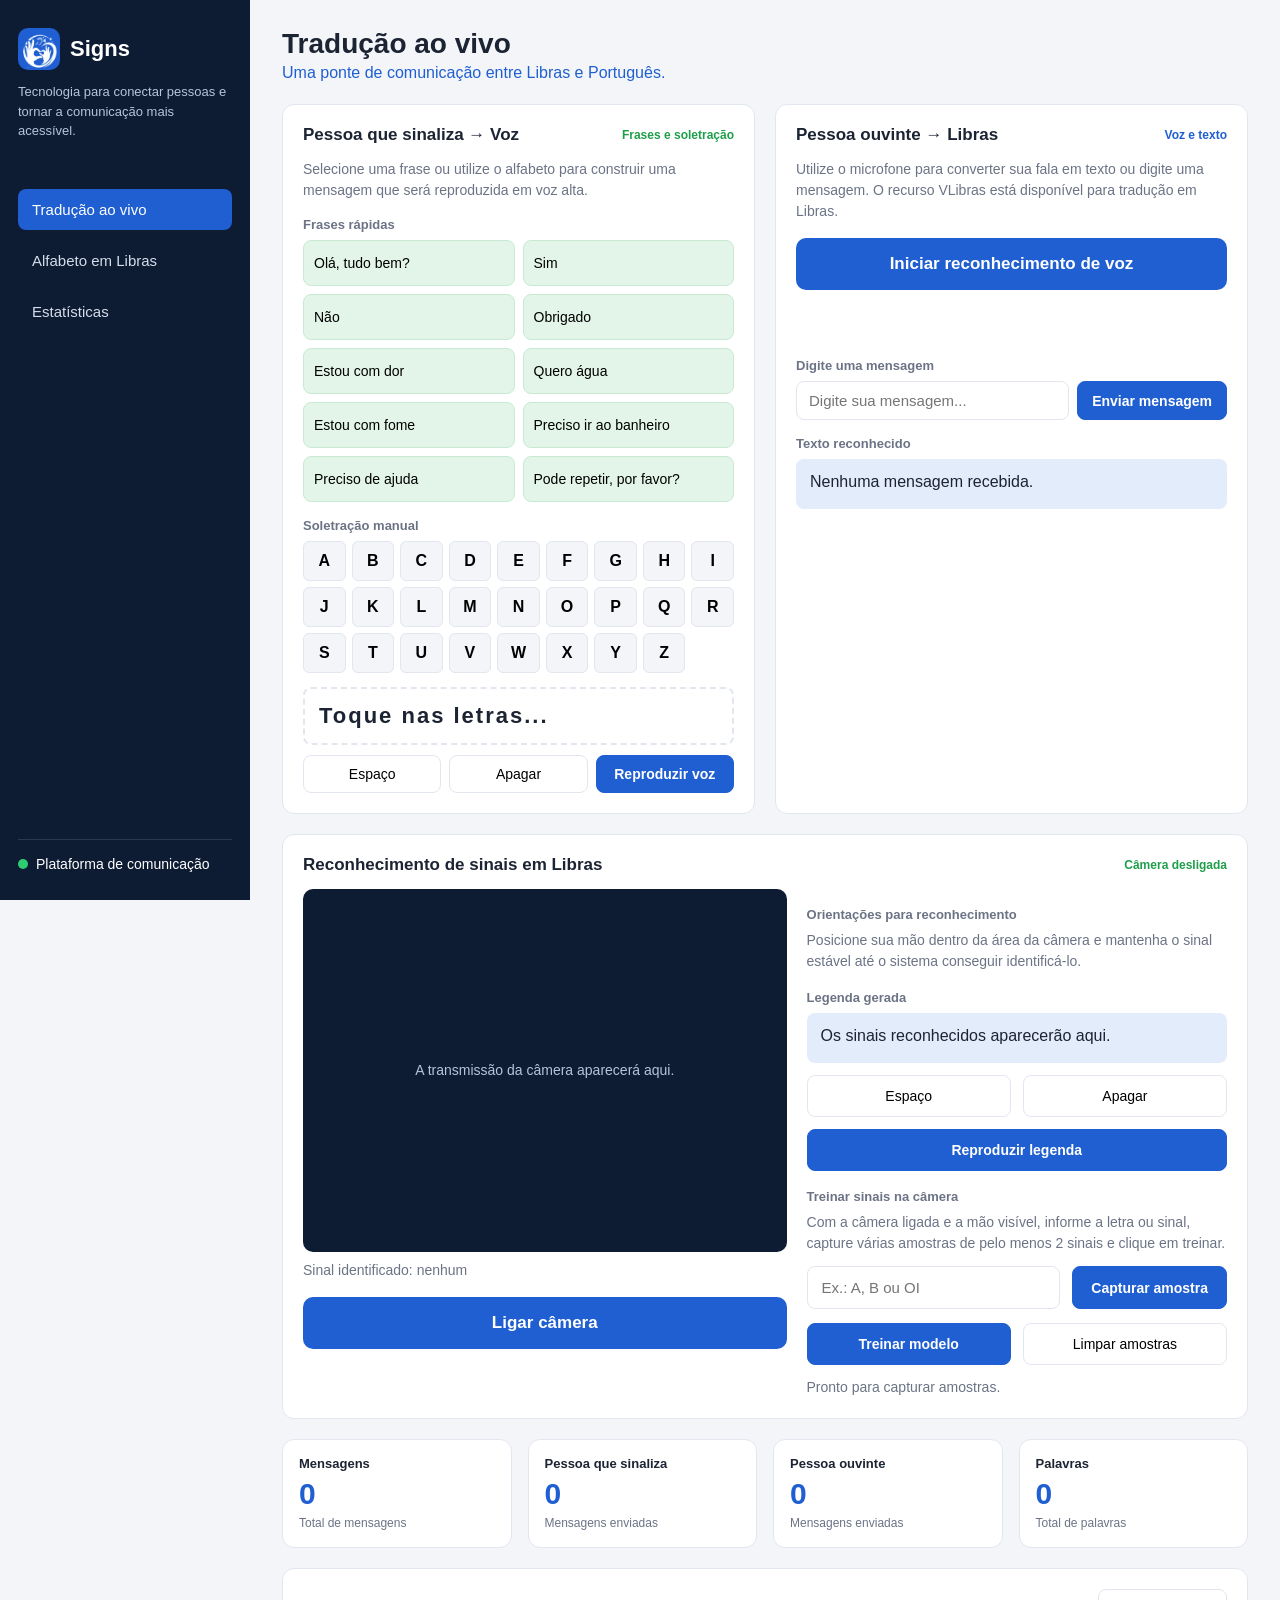
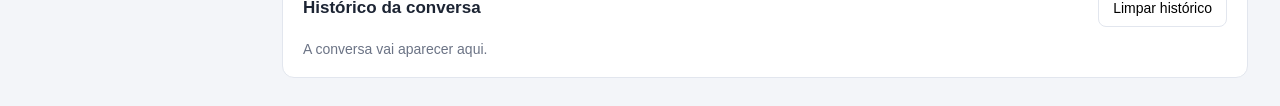
<file: index.html>
<!DOCTYPE html>
<html lang="pt-BR">
<head>
    <meta charset="UTF-8">
    <meta name="viewport" content="width=device-width, initial-scale=1.0">
    <meta name="description" content="Ponte Libras: comunicação acessível entre pessoas surdas e ouvintes.">
    <title>Signs | Tradução ao vivo</title>
    <link rel="stylesheet" href="css/style.css">
</head>
<body>

    <a href="#conteudo-principal" class="pular-conteudo">
        Pular para o conteúdo principal
    </a>

    <div class="menu">
        <div class="logo">
            <span class="logo-icone" aria-hidden="true">
                <img src="./img/alfabeto/LogoSigns.png" alt="Logo Signs">
            </span>
            <a href="index.html" style="color: inherit; text-decoration: none;"><span><b>Signs</b></span></a>
        </div>

        <p class="logo-texto">
            Tecnologia para conectar pessoas e tornar a comunicação mais acessível.
        </p>

        <div class="navegacao">
            <a href="index.html" class="ativo">Tradução ao vivo</a>
            <a href="alfabeto.html">Alfabeto em Libras</a>
            <a href="estatisticas.html">Estatísticas</a>
        </div>

        <div class="status">
            <div class="bolinha"></div>
            Plataforma de comunicação
        </div>
    </div>

    <main id="conteudo-principal" class="conteudo-principal" tabindex="-1">

        <header class="topo">
            <div>
                <h1>Tradução ao vivo</h1>
                <p>Uma ponte de comunicação entre Libras e Português.</p>
            </div>
        </header>

        <div class="cartoes">

            <div class="cartao">
                <div class="cartao-topo">
                    <h2>Pessoa que sinaliza → Voz</h2>
                    <div class="ao-vivo verde">Frases e soletração</div>
                </div>

                <p class="dica">
                    Selecione uma frase ou utilize o alfabeto para construir uma mensagem que será reproduzida em voz alta.
                </p>

                <h3>Frases rápidas</h3>
                <div id="frases" class="frases"></div>

                <h3>Soletração manual</h3>
                <div id="letras" class="letras"></div>

                <div class="palavra-montada">
                    <div id="palavra">
                        Toque nas letras...
                    </div>
                </div>

                <div class="botoes">
                    <button type="button" onclick="adicionarEspaco()">
                        Espaço
                    </button>
                    <button type="button" onclick="apagarLetra()">
                        Apagar
                    </button>
                    <button type="button" class="principal" onclick="enviarPalavra()">
                        Reproduzir voz
                    </button>
                </div>
            </div>

            <div class="cartao">
                <div class="cartao-topo">
                    <h2>Pessoa ouvinte → Libras</h2>
                    <div class="ao-vivo azul">Voz e texto</div>
                </div>

                <p class="dica">
                    Utilize o microfone para converter sua fala em texto ou digite uma mensagem. O recurso VLibras está disponível para tradução em Libras.
                </p>

                <button
                    type="button"
                    id="botaoMicrofone"
                    class="microfone"
                    onclick="ouvir()"
                >
                    Iniciar reconhecimento de voz
                </button>

                <div class="onda" id="onda">
                    <div></div><div></div><div></div>
                    <div></div><div></div><div></div>
                    <div></div><div></div><div></div>
                    <div></div>
                </div>

                <h3>Digite uma mensagem</h3>
                <div class="digitar">
                    <input
                        type="text"
                        id="textoOuvinte"
                        placeholder="Digite sua mensagem..."
                    >
                    <button
                        type="button"
                        class="principal"
                        onclick="enviarTextoOuvinte()"
                    >
                        Enviar mensagem
                    </button>
                </div>

                <h3>Texto reconhecido</h3>
                <p id="ultimoTextoOuvinte" class="detectado">
                    Nenhuma mensagem recebida.
                </p>
            </div>
        </div>

        <div class="cartao camera-secao">
            <div class="cartao-topo">
                <h2 id="titulo-camera">
                    Reconhecimento de sinais em Libras
                </h2>
                <div class="ao-vivo verde" id="statusCamera">
                    Câmera desligada
                </div>
            </div>

            <div class="camera-grade">
                <div>
                    <div id="areaCamera" class="area-camera">
                        <p class="camera-aviso">
                            A transmissão da câmera aparecerá aqui.
                        </p>
                    </div>

                    <p id="palpite" class="dica">
                        Sinal identificado: nenhum
                    </p>

                    <button
                        type="button"
                        id="botaoCamera"
                        class="microfone"
                        onclick="alternarCamera()"
                    >
                        Ligar câmera
                    </button>
                </div>

                <div>
                    <h3>Orientações para reconhecimento</h3>
                    <p class="dica">
                        Posicione sua mão dentro da área da câmera e mantenha o sinal estável até o sistema conseguir identificá-lo.
                    </p>

                    <h3>Legenda gerada</h3>
                    <p id="legenda" class="detectado">
                        Os sinais reconhecidos aparecerão aqui.
                    </p>

                    <div class="botoes">
                        <button type="button" onclick="espacoLegenda()">
                            Espaço
                        </button>
                        <button type="button" onclick="apagarLegenda()">
                            Apagar
                        </button>
                        <button
                            type="button"
                            class="principal"
                            onclick="falarLegenda()"
                        >
                            Reproduzir legenda
                        </button>
                    </div>

                    <h3>Treinar sinais na câmera</h3>
                    <p class="dica">
                        Com a câmera ligada e a mão visível, informe a letra ou sinal, capture várias amostras de pelo menos 2 sinais e clique em treinar.
                    </p>

                    <div class="digitar">
                        <input
                            type="text"
                            id="sinalTreino"
                            placeholder="Ex.: A, B ou OI"
                        >
                        <button
                            type="button"
                            class="principal"
                            onclick="capturarAmostraLibras()"
                        >
                            Capturar amostra
                        </button>
                    </div>

                    <div class="botoes">
                        <button type="button" class="principal" onclick="treinarLibras()">
                            Treinar modelo
                        </button>
                        <button type="button" onclick="limparAmostrasLibras()">
                            Limpar amostras
                        </button>
                    </div>

                    <p id="infoTreinoLibras" class="dica">
                        Pronto para capturar amostras.
                    </p>
                </div>
            </div>
        </div>

        <div class="numeros">
            <div class="numero">
                <p>Mensagens</p>
                <strong id="totalMensagens">0</strong>
                <span>Total de mensagens</span>
            </div>

            <div class="numero">
                <p>Pessoa que sinaliza</p>
                <strong id="totalSinaliza" class="verde">0</strong>
                <span>Mensagens enviadas</span>
            </div>

            <div class="numero">
                <p>Pessoa ouvinte</p>
                <strong id="totalOuvinte" class="azul">0</strong>
                <span>Mensagens enviadas</span>
            </div>

            <div class="numero">
                <p>Palavras</p>
                <strong id="totalPalavras">0</strong>
                <span>Total de palavras</span>
            </div>
        </div>

        <div class="cartao conversa">
            <div class="cartao-topo">
                <h2>Histórico da conversa</h2>
                <button type="button" onclick="limparConversa()">
                    Limpar histórico
                </button>
            </div>

            <div id="mensagens">
                <p class="vazio">
                    A conversa vai aparecer aqui.
                </p>
            </div>
        </div>

    </main>

    <div vw class="enabled">
        <div vw-access-button class="active"></div>
        <div vw-plugin-wrapper>
            <div class="vw-plugin-top-wrapper"></div>
        </div>
    </div>

    <script src="https://vlibras.gov.br/app/vlibras-plugin.js"></script>
    <script>
        if (window.VLibras) {
            new window.VLibras.Widget('https://vlibras.gov.br/app');
        }
    </script>

    <script src="js/script.js"></script>
    <script src="js/camera.js"></script>

</body>
</html>
</file>
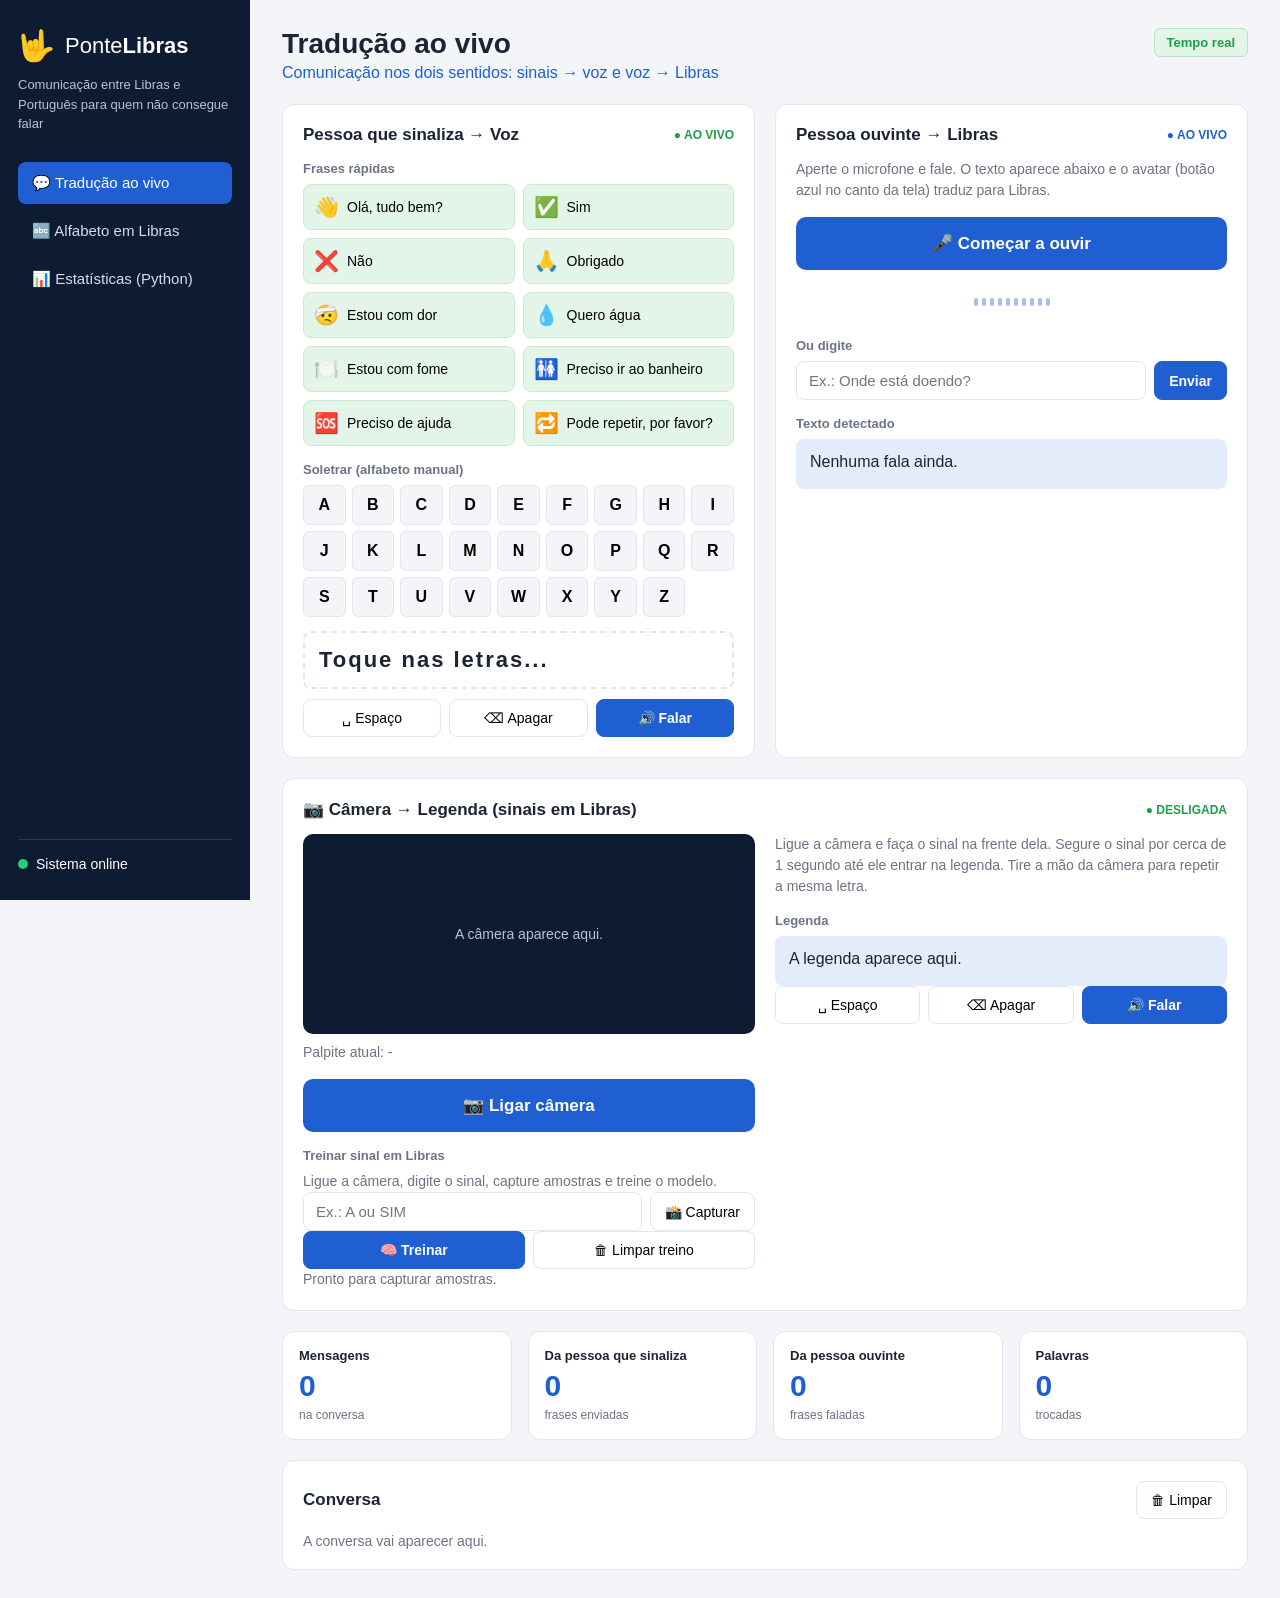
<file: ponte-libras-global/ponte-libras/index.html>
<!DOCTYPE html>
<html lang="pt-br">
<head>
    <meta charset="UTF-8">
    <meta name="viewport" content="width=device-width, initial-scale=1.0">
    <title>Ponte Libras - Tradução ao vivo</title>
    <link rel="stylesheet" href="css/style.css">
</head>
<body>

    <aside class="menu">
        <div class="logo">
            <span class="logo-icone">🤟</span>
            <span>Ponte<b>Libras</b></span>
        </div>
        <p class="logo-texto">Comunicação entre Libras e Português para quem não consegue falar</p>

        <nav>
            <a href="index.html" class="ativo">💬 Tradução ao vivo</a>
            <a href="alfabeto.html">🔤 Alfabeto em Libras</a>
            <a href="estatisticas.html">📊 Estatísticas (Python)</a>
        </nav>

        <div class="status"><span class="bolinha"></span> Sistema online</div>
    </aside>

    <main>
        <header class="topo">
            <div>
                <h1>Tradução ao vivo</h1>
                <p>Comunicação nos dois sentidos: sinais → voz e voz → Libras</p>
            </div>
            <span class="selo">Tempo real</span>
        </header>

        <section class="cartoes">

            <article class="cartao">
                <div class="cartao-topo">
                    <h2>Pessoa que sinaliza → Voz</h2>
                    <span class="ao-vivo verde">● AO VIVO</span>
                </div>

                <h3>Frases rápidas</h3>
                <div id="frases" class="frases"></div>

                <h3>Soletrar (alfabeto manual)</h3>
                <div id="letras" class="letras"></div>

                <div class="palavra-montada">
                    <span id="palavra" aria-live="polite">Toque nas letras...</span>
                </div>

                <div class="botoes">
                    <button onclick="adicionarEspaco()">␣ Espaço</button>
                    <button onclick="apagarLetra()">⌫ Apagar</button>
                    <button class="principal" onclick="enviarPalavra()">🔊 Falar</button>
                </div>
            </article>

            <article class="cartao">
                <div class="cartao-topo">
                    <h2>Pessoa ouvinte → Libras</h2>
                    <span class="ao-vivo azul">● AO VIVO</span>
                </div>

                <p class="dica">
                    Aperte o microfone e fale. O texto aparece abaixo e o avatar
                    (botão azul no canto da tela) traduz para Libras.
                </p>

                <button id="botaoMicrofone" class="microfone" onclick="ouvir()">🎤 Começar a ouvir</button>

                <div class="onda" id="onda">
                    <span></span><span></span><span></span><span></span><span></span>
                    <span></span><span></span><span></span><span></span><span></span>
                </div>

                <h3>Ou digite</h3>
                <div class="digitar">
                    <input type="text" id="textoOuvinte" placeholder="Ex.: Onde está doendo?">
                    <button class="principal" onclick="enviarTextoOuvinte()">Enviar</button>
                </div>

                <h3>Texto detectado</h3>
                <p id="ultimoTextoOuvinte" class="detectado">Nenhuma fala ainda.</p>
            </article>
        </section>

        <section class="cartao camera-secao">
            <div class="cartao-topo">
                <h2>📷 Câmera → Legenda (sinais em Libras)</h2>
                <span class="ao-vivo verde" id="statusCamera">● DESLIGADA</span>
            </div>

            <div class="camera-grade">
                <div>
                    <div id="areaCamera" class="area-camera">
                        <p class="camera-aviso">A câmera aparece aqui.</p>
                    </div>
                    <p id="palpite" class="dica">Palpite atual: -</p>
                    <button id="botaoCamera" class="microfone" onclick="alternarCamera()">📷 Ligar câmera</button>

                    <div class="treino-libras">
                        <h3>Treinar sinal em Libras</h3>
                        <p class="dica">Ligue a câmera, digite o sinal, capture amostras e treine o modelo.</p>
                        <div class="digitar">
                            <input type="text" id="sinalTreino" placeholder="Ex.: A ou SIM" maxlength="20">
                            <button type="button" onclick="capturarAmostraLibras()">📸 Capturar</button>
                        </div>
                        <div class="botoes">
                            <button type="button" class="principal" onclick="treinarLibras()">🧠 Treinar</button>
                            <button type="button" onclick="limparAmostrasLibras()">🗑 Limpar treino</button>
                        </div>
                        <p id="infoTreinoLibras" class="dica">Pronto para capturar amostras.</p>
                    </div>
                </div>

                <div>
                    <p class="dica">
                        Ligue a câmera e faça o sinal na frente dela. Segure o sinal por cerca de
                        1 segundo até ele entrar na legenda. Tire a mão da câmera para repetir a mesma letra.
                    </p>
                    <h3>Legenda</h3>
                    <p id="legenda" class="detectado" aria-live="polite">A legenda aparece aqui.</p>
                    <div class="botoes">
                        <button onclick="espacoLegenda()">␣ Espaço</button>
                        <button onclick="apagarLegenda()">⌫ Apagar</button>
                        <button class="principal" onclick="falarLegenda()">🔊 Falar</button>
                    </div>
                </div>
            </div>
        </section>

        <section class="numeros">
            <div class="numero">
                <p>Mensagens</p>
                <strong id="totalMensagens">0</strong>
                <span>na conversa</span>
            </div>
            <div class="numero">
                <p>Da pessoa que sinaliza</p>
                <strong id="totalSinaliza" class="verde">0</strong>
                <span>frases enviadas</span>
            </div>
            <div class="numero">
                <p>Da pessoa ouvinte</p>
                <strong id="totalOuvinte" class="azul">0</strong>
                <span>frases faladas</span>
            </div>
            <div class="numero">
                <p>Palavras</p>
                <strong id="totalPalavras">0</strong>
                <span>trocadas</span>
            </div>
        </section>

        <section class="cartao conversa">
            <div class="cartao-topo">
                <h2>Conversa</h2>
                <button onclick="limparConversa()">🗑 Limpar</button>
            </div>
            <div id="mensagens">
                <p class="vazio">A conversa vai aparecer aqui.</p>
            </div>
        </section>
    </main>

    <div vw class="enabled">
        <div vw-access-button class="active"></div>
        <div vw-plugin-wrapper>
            <div class="vw-plugin-top-wrapper"></div>
        </div>
    </div>
    <script src="https://vlibras.gov.br/app/vlibras-plugin.js"></script>
    <script>
        if (window.VLibras) {
            new window.VLibras.Widget('https://vlibras.gov.br/app');
        }
    </script>

    <script src="js/script.js"></script>
    <script src="js/camera.js"></script>
</body>
</html>
</file>
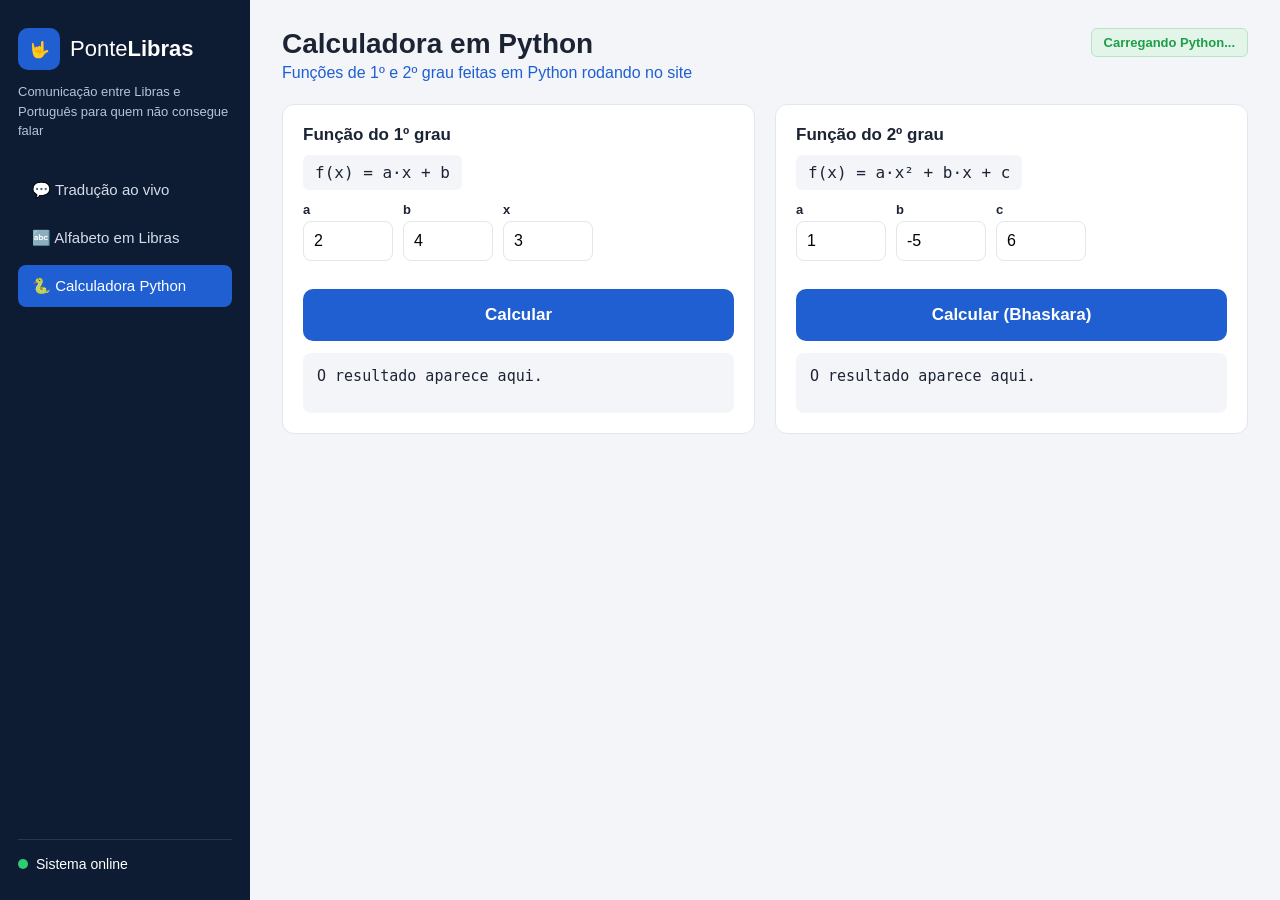
<file: calculadora.html>
<!DOCTYPE html>
<html lang="pt-br">
<head>
    <meta charset="UTF-8">
    <meta name="viewport" content="width=device-width, initial-scale=1.0">
    <title>Ponte Libras - Calculadora Python</title>
    <link rel="stylesheet" href="css/style.css">

    <!-- PyScript: deixa rodar Python dentro do navegador -->
    <link rel="stylesheet" href="https://pyscript.net/releases/2024.1.1/core.css">
    <script type="module" src="https://pyscript.net/releases/2024.1.1/core.js"></script>
</head>
<body>

    <aside class="menu">
        <div class="logo">
            <span class="logo-icone">🤟</span>
            <span>Ponte<b>Libras</b></span>
        </div>
        <p class="logo-texto">Comunicação entre Libras e Português para quem não consegue falar</p>

        <nav>
            <a href="index.html">💬 Tradução ao vivo</a>
            <a href="alfabeto.html">🔤 Alfabeto em Libras</a>
            <a href="calculadora.html" class="ativo">🐍 Calculadora Python</a>
        </nav>

        <div class="status"><span class="bolinha"></span> Sistema online</div>
    </aside>

    <main>
        <header class="topo">
            <div>
                <h1>Calculadora em Python</h1>
                <p>Funções de 1º e 2º grau feitas em Python rodando no site</p>
            </div>
            <span class="selo" id="statusPython">Carregando Python...</span>
        </header>

        <section class="cartoes">

            <!-- 1º GRAU -->
            <article class="cartao">
                <h2>Função do 1º grau</h2>
                <p class="formula" style="margin-top: 10px;">f(x) = a·x + b</p>

                <div class="campos">
                    <label>a <input type="number" id="a1" value="2"></label>
                    <label>b <input type="number" id="b1" value="4"></label>
                    <label>x <input type="number" id="x1" value="3"></label>
                </div>

                <button class="principal microfone" py-click="calcular_primeiro_grau">Calcular</button>
                <div id="resultado1" class="resultado">O resultado aparece aqui.</div>
            </article>

            <!-- 2º GRAU -->
            <article class="cartao">
                <h2>Função do 2º grau</h2>
                <p class="formula" style="margin-top: 10px;">f(x) = a·x² + b·x + c</p>

                <div class="campos">
                    <label>a <input type="number" id="a2" value="1"></label>
                    <label>b <input type="number" id="b2" value="-5"></label>
                    <label>c <input type="number" id="c2" value="6"></label>
                </div>

                <button class="principal microfone" py-click="calcular_segundo_grau">Calcular (Bhaskara)</button>
                <div id="resultado2" class="resultado">O resultado aparece aqui.</div>
            </article>
        </section>
    </main>

    <!-- o código Python fica no arquivo python/calculadora.py -->
    <script type="py" src="python/calculadora.py"></script>

    <div vw class="enabled">
        <div vw-access-button class="active"></div>
        <div vw-plugin-wrapper>
            <div class="vw-plugin-top-wrapper"></div>
        </div>
    </div>
    <script src="https://vlibras.gov.br/app/vlibras-plugin.js"></script>
    <script>
        if (window.VLibras) {
            new window.VLibras.Widget('https://vlibras.gov.br/app');
        }
    </script>
</body>
</html>
</file>
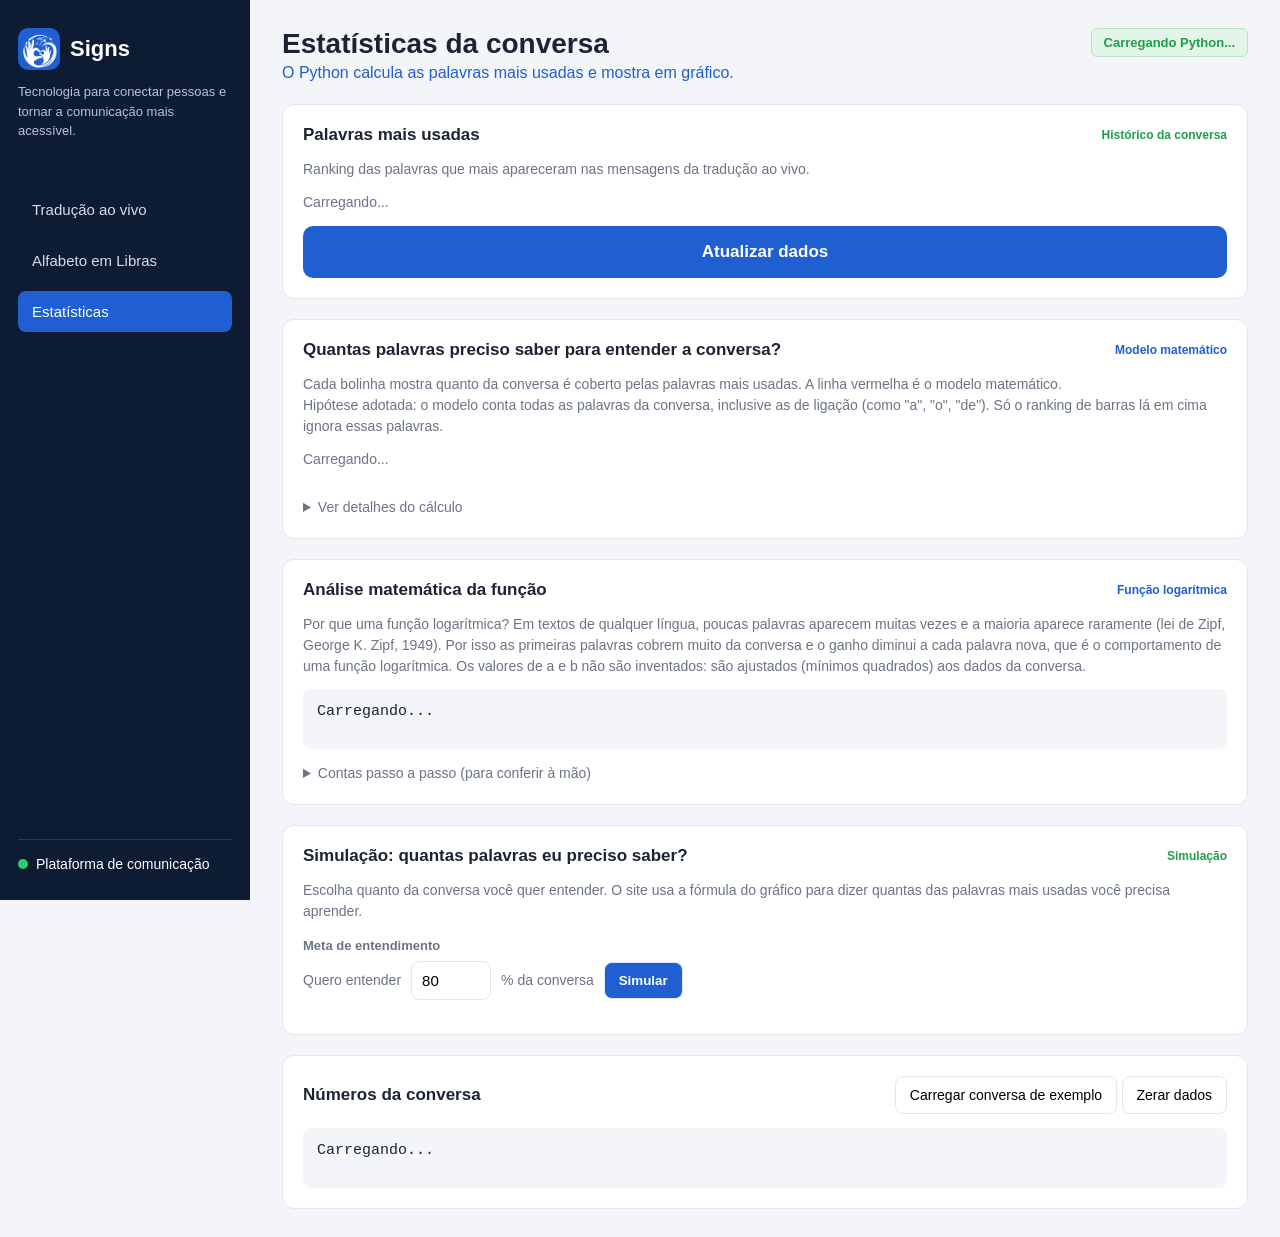
<file: estatisticas.html>
<!DOCTYPE html>
<html lang="pt-BR">
<head>
    <meta charset="UTF-8">
    <meta name="viewport" content="width=device-width, initial-scale=1.0">
    <meta name="description" content="Ponte Libras: estatísticas da conversa calculadas em Python.">
    <title>Signs | Estatísticas</title>
    <link rel="stylesheet" href="css/style.css">

    <!-- PyScript: permite rodar Python dentro do navegador -->
    <link rel="stylesheet" href="https://pyscript.net/releases/2024.1.1/core.css">
    <script type="module" src="https://pyscript.net/releases/2024.1.1/core.js"></script>
</head>
<body>

    <a href="#conteudo-principal" class="pular-conteudo">
        Pular para o conteúdo principal
    </a>

    <!-- MENU LATERAL -->
    <div class="menu">
        <div class="logo">
            <div class="logo-icone">
                <img src="./img/alfabeto/LogoSigns.png" alt="Logo Signs">
            </div>
            <a href="index.html" style="color: inherit; text-decoration: none;"><div><b>Signs</b></div></a>
        </div>

        <p class="logo-texto">
            Tecnologia para conectar pessoas e tornar
            a comunicação mais acessível.
        </p>

        <div class="navegacao">
            <a href="index.html">Tradução ao vivo</a>
            <a href="alfabeto.html">Alfabeto em Libras</a>
            <a href="estatisticas.html" class="ativo" aria-current="page">
                Estatísticas
            </a>
        </div>

        <div class="status">
            <div class="bolinha"></div>
            Plataforma de comunicação
        </div>
    </div>

    <!-- CONTEÚDO PRINCIPAL -->
    <main id="conteudo-principal" tabindex="-1">

        <header class="topo">
            <div>
                <h1>Estatísticas da conversa</h1>
                <p>O Python calcula as palavras mais usadas e mostra em gráfico.</p>
            </div>
            <div class="selo" id="statusPython" role="status">
                Carregando Python...
            </div>
        </header>

        <!-- aviso quando a página está usando a conversa de exemplo -->
        <p id="avisoExemplo" class="dica" role="status"></p>

        <!-- 1) PALAVRAS MAIS USADAS -->
        <div class="cartao">
            <div class="cartao-topo">
                <h2 id="titulo-palavras">Palavras mais usadas</h2>
                <div class="ao-vivo verde">Histórico da conversa</div>
            </div>

            <p class="dica">
                Ranking das palavras que mais apareceram
                nas mensagens da tradução ao vivo.
            </p>

            <div id="grafico" class="bloco-grafico">
                <p class="vazio">Carregando...</p>
            </div>

            <button type="button" class="principal microfone" py-click="atualizar">
                Atualizar dados
            </button>
        </div>

        <!-- 2) GRÁFICO DO MODELO -->
        <div class="cartao secao-espaco">
            <div class="cartao-topo">
                <h2 id="titulo-modelo">
                    Quantas palavras preciso saber para entender a conversa?
                </h2>
                <div class="ao-vivo azul">Modelo matemático</div>
            </div>

            <p class="dica">
                Cada bolinha mostra quanto da conversa é coberto
                pelas palavras mais usadas. A linha vermelha
                é o modelo matemático.
                <br>
                Hipótese adotada: o modelo conta todas as palavras da conversa,
                inclusive as de ligação (como "a", "o", "de"). Só o ranking de
                barras lá em cima ignora essas palavras.
            </p>

            <div id="graficoModelo" class="bloco-grafico">
                <p class="vazio">Carregando...</p>
            </div>

            <div id="cartoesModelo" class="cartoes-modelo"></div>

            <p id="formula" class="dica formula-centro"></p>

            <details class="detalhes-calculo">
                <summary class="dica">Ver detalhes do cálculo</summary>
                <div id="modelo" class="resultado"></div>
            </details>
        </div>

        <!-- 2B) ANÁLISE MATEMÁTICA DA FUNÇÃO -->
        <div class="cartao secao-espaco">
            <div class="cartao-topo">
                <h2 id="titulo-analise">Análise matemática da função</h2>
                <div class="ao-vivo azul">Função logarítmica</div>
            </div>

            <p class="dica">
                Por que uma função logarítmica? Em textos de qualquer língua,
                poucas palavras aparecem muitas vezes e a maioria aparece
                raramente (lei de Zipf, George K. Zipf, 1949). Por isso as
                primeiras palavras cobrem muito da conversa e o ganho diminui
                a cada palavra nova, que é o comportamento de uma função
                logarítmica. Os valores de a e b não são inventados: são
                ajustados (mínimos quadrados) aos dados da conversa.
            </p>

            <div id="analise" class="resultado">Carregando...</div>

            <details class="detalhes-calculo">
                <summary class="dica">Contas passo a passo (para conferir à mão)</summary>
                <div id="contas" class="resultado"></div>
            </details>
        </div>

        <!-- 3) SIMULAÇÃO -->
        <div class="cartao secao-espaco">
            <div class="cartao-topo">
                <h2 id="titulo-simulacao">
                    Simulação: quantas palavras eu preciso saber?
                </h2>
                <div class="ao-vivo verde">Simulação</div>
            </div>

            <p class="dica">
                Escolha quanto da conversa você quer entender.
                O site usa a fórmula do gráfico para dizer quantas
                das palavras mais usadas você precisa aprender.
            </p>

            <h3>Meta de entendimento</h3>
            <div class="simulacao-campos">
                <label for="metaPct" class="dica">Quero entender</label>
                <input id="metaPct" type="number" min="1" max="99" value="80">
                <span class="dica">% da conversa</span>
                <button type="button" class="principal" py-click="simular">
                    Simular
                </button>
            </div>

            <div id="simulacao" class="simulacao-resultado" aria-live="polite"></div>
        </div>

        <!-- 4) NÚMEROS DA CONVERSA -->
        <div class="cartao secao-espaco">
            <div class="cartao-topo">
                <h2 id="titulo-numeros">Números da conversa</h2>
                <div>
                    <button type="button" py-click="carregar_exemplo">
                        Carregar conversa de exemplo
                    </button>
                    <button type="button" py-click="zerar">
                        Zerar dados
                    </button>
                </div>
            </div>

            <div id="numeros" class="resultado">Carregando...</div>
        </div>

    </main>

    <!-- o código Python fica no arquivo python/estatisticas.py -->
    <script type="py" src="python/estatisticas.py"></script>

    <!-- VLIBRAS -->
    <div vw class="enabled">
        <div vw-access-button class="active"></div>
        <div vw-plugin-wrapper>
            <div class="vw-plugin-top-wrapper"></div>
        </div>
    </div>

    <script src="https://vlibras.gov.br/app/vlibras-plugin.js"></script>
    <script>
        if (window.VLibras) {
            new window.VLibras.Widget('https://vlibras.gov.br/app');
        }
    </script>

</body>
</html>
</file>
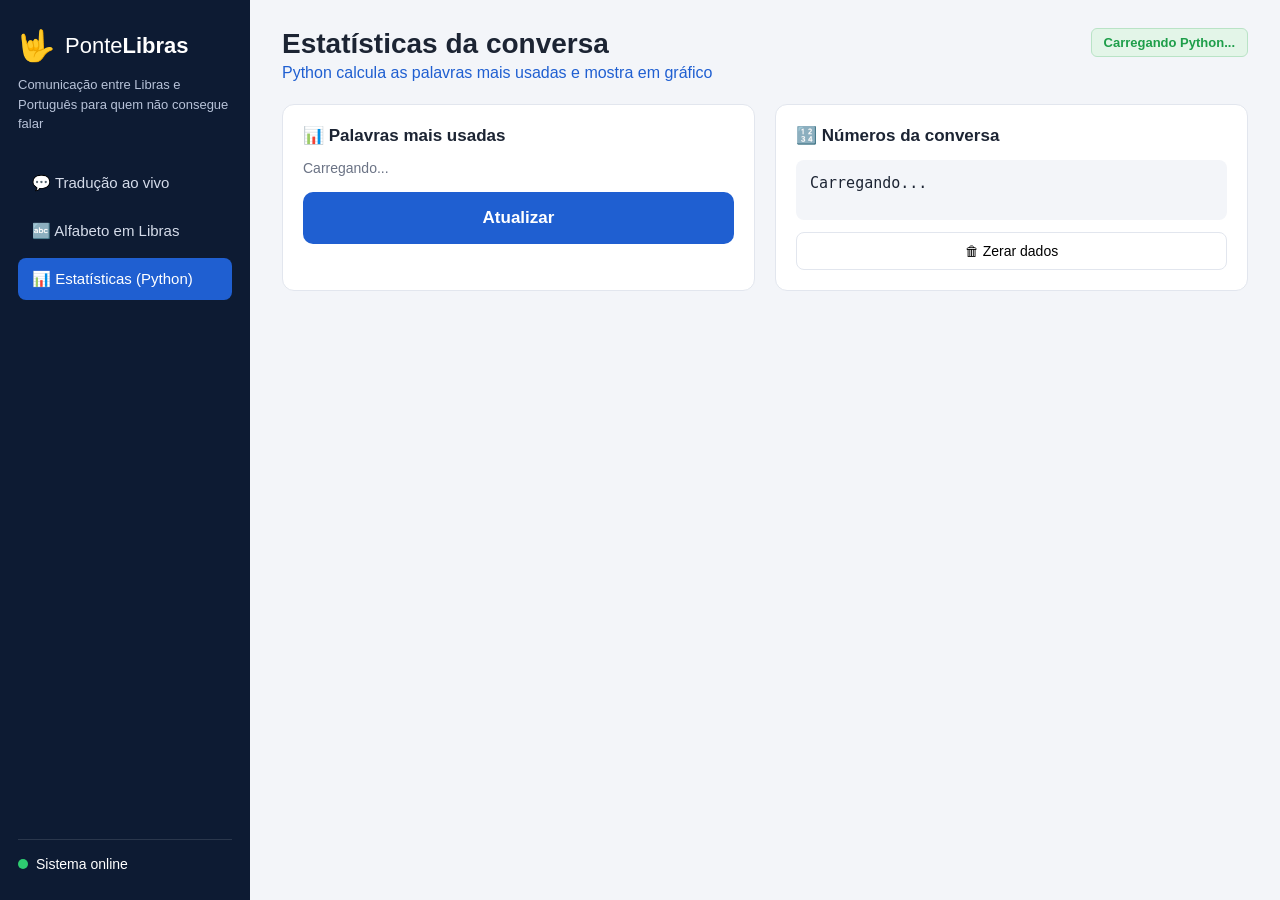
<file: ponte-libras-global/ponte-libras/estatisticas.html>
<!DOCTYPE html>
<html lang="pt-br">
<head>
    <meta charset="UTF-8">
    <meta name="viewport" content="width=device-width, initial-scale=1.0">
    <title>Ponte Libras - Estatísticas</title>
    <link rel="stylesheet" href="css/style.css">

    <!-- PyScript: deixa rodar Python dentro do navegador -->
    <link rel="stylesheet" href="https://pyscript.net/releases/2024.1.1/core.css">
    <script type="module" src="https://pyscript.net/releases/2024.1.1/core.js"></script>
</head>
<body>

    <aside class="menu">
        <div class="logo">
            <span class="logo-icone">🤟</span>
            <span>Ponte<b>Libras</b></span>
        </div>
        <p class="logo-texto">Comunicação entre Libras e Português para quem não consegue falar</p>

        <nav>
            <a href="index.html">💬 Tradução ao vivo</a>
            <a href="alfabeto.html">🔤 Alfabeto em Libras</a>
            <a href="estatisticas.html" class="ativo">📊 Estatísticas (Python)</a>
        </nav>

        <div class="status"><span class="bolinha"></span> Sistema online</div>
    </aside>

    <main>
        <header class="topo">
            <div>
                <h1>Estatísticas da conversa</h1>
                <p>Python calcula as palavras mais usadas e mostra em gráfico</p>
            </div>
            <span class="selo" id="statusPython">Carregando Python...</span>
        </header>

        <section class="cartoes">
            <article class="cartao">
                <h2>📊 Palavras mais usadas</h2>
                <div id="grafico" style="margin-top: 14px;">
                    <p class="vazio">Carregando...</p>
                </div>
                <button class="principal microfone" py-click="atualizar">Atualizar</button>
            </article>

            <article class="cartao">
                <h2>🔢 Números da conversa</h2>
                <div id="numeros" class="resultado" style="margin-top: 14px;">Carregando...</div>
                <div class="botoes" style="margin-top: 12px;">
                    <button py-click="zerar">🗑 Zerar dados</button>
                </div>
            </article>
        </section>
    </main>

    <!-- o código Python fica no arquivo python/estatisticas.py -->
    <script type="py" src="python/estatisticas.py"></script>

    <div vw class="enabled">
        <div vw-access-button class="active"></div>
        <div vw-plugin-wrapper>
            <div class="vw-plugin-top-wrapper"></div>
        </div>
    </div>
    <script src="https://vlibras.gov.br/app/vlibras-plugin.js"></script>
    <script>
        if (window.VLibras) {
            new window.VLibras.Widget('https://vlibras.gov.br/app');
        }
    </script>
</body>
</html>
</file>
<file: css/style.css>
:root {
    --azul-escuro: #0d1b33;
    --azul: #1f5fd1;
    --azul-claro: #e3ecfb;
    --verde: #1e9e4a;
    --verde-claro: #e3f5e8;
    --fundo: #f3f5f9;
    --branco: #ffffff;
    --texto: #1c2433;
    --cinza: #6b7385;
    --borda: #e2e6ee;
}

* {
    margin: 0;
    padding: 0;
    box-sizing: border-box;
}

body {
    font-family: 'Segoe UI', Arial, sans-serif;
    background: var(--fundo);
    color: var(--texto);
    display: flex;
    min-height: 100vh;
}

button {
    font-family: inherit;
    cursor: pointer;
}

button:focus-visible,
input:focus-visible,
a:focus-visible {
    outline: 3px solid var(--azul);
    outline-offset: 2px;
}

.menu {
    width: 250px;
    background: var(--azul-escuro);
    color: #fff;
    padding: 28px 18px;
    display: flex;
    flex-direction: column;
    position: sticky;
    top: 0;
    height: 100vh;
}

.logo {
    display: flex;
    align-items: center;
    gap: 10px;
    font-size: 22px;
}

.logo-icone {
    font-size: 30px;
}

.logo-icone img {
    width: 35px;
    height: auto;
    object-fit: contain;
}

.logo-texto {
    font-size: 13px;
    color: #b8c3d9;
    margin: 12px 0 28px;
    line-height: 1.5;
}

nav {
    display: flex;
    flex-direction: column;
    gap: 6px;
}

nav a {
    color: #d5dcea;
    text-decoration: none;
    padding: 12px 14px;
    border-radius: 8px;
    font-size: 15px;
}

nav a:hover {
    background: rgba(255, 255, 255, 0.08);
}

nav a.ativo {
    background: var(--azul);
    color: #fff;
}

.status {
    margin-top: auto;
    padding-top: 16px;
    border-top: 1px solid rgba(255, 255, 255, 0.12);
    font-size: 14px;
    display: flex;
    align-items: center;
    gap: 8px;
}

.bolinha {
    width: 10px;
    height: 10px;
    border-radius: 50%;
    background: #2ecc71;
}

main {
    flex: 1;
    padding: 28px 32px;
    max-width: 1200px;
}

.topo {
    display: flex;
    justify-content: space-between;
    align-items: flex-start;
    margin-bottom: 22px;
}

.topo h1 {
    font-size: 28px;
}

.topo p {
    color: var(--azul);
    margin-top: 4px;
}

.selo {
    background: var(--verde-claro);
    color: var(--verde);
    border: 1px solid #b9e3c6;
    padding: 6px 12px;
    border-radius: 6px;
    font-size: 13px;
    font-weight: 600;
}

.cartoes {
    display: grid;
    grid-template-columns: 1fr 1fr;
    gap: 20px;
}

.cartao {
    background: var(--branco);
    border: 1px solid var(--borda);
    border-radius: 12px;
    padding: 20px;
}

.cartao-topo {
    display: flex;
    justify-content: space-between;
    align-items: center;
    margin-bottom: 14px;
}

.cartao h2 {
    font-size: 17px;
}

.cartao h3 {
    font-size: 13px;
    color: var(--cinza);
    font-weight: 600;
    margin: 16px 0 8px;
}

.ao-vivo {
    font-size: 12px;
    font-weight: 700;
}

.verde {
    color: var(--verde);
}

.azul {
    color: var(--azul);
}

.dica {
    font-size: 14px;
    color: var(--cinza);
    line-height: 1.5;
}

.botoes button,
.digitar button,
.cartao-topo button {
    border: 1px solid var(--borda);
    background: var(--branco);
    padding: 10px 14px;
    border-radius: 8px;
    font-size: 14px;
}

button.principal {
    background: var(--azul);
    color: #fff;
    border-color: var(--azul);
    font-weight: 600;
}

button.principal:hover {
    background: #174bab;
}

.frases {
    display: grid;
    grid-template-columns: 1fr 1fr;
    gap: 8px;
}

.frase {
    display: flex;
    align-items: center;
    gap: 8px;
    text-align: left;
    background: var(--verde-claro);
    border: 1px solid #c8ead2;
    border-radius: 8px;
    padding: 10px;
    font-size: 14px;
    min-height: 46px;
}

.frase:hover {
    background: #d0eeda;
}

.letras {
    display: grid;
    grid-template-columns: repeat(9, 1fr);
    gap: 6px;
}

.letra {
    background: var(--fundo);
    border: 1px solid var(--borda);
    border-radius: 6px;
    padding: 10px 0;
    font-size: 16px;
    font-weight: 700;
    min-height: 40px;
}

.letra:hover {
    background: var(--azul-claro);
}

.palavra-montada {
    margin: 14px 0 10px;
    padding: 14px;
    border: 2px dashed var(--borda);
    border-radius: 8px;
    font-size: 22px;
    font-weight: 700;
    letter-spacing: 2px;
    min-height: 58px;
}

.botoes {
    display: flex;
    gap: 8px;
}

.botoes button {
    flex: 1;
}
.microfone {
    width: 100%;
    margin-top: 16px;
    padding: 16px;
    font-size: 17px;
    font-weight: 600;
    border-radius: 10px;
    border: none;
    background: var(--azul);
    color: #fff;
}

.microfone.gravando {
    background: #c62828;
}

.onda {
    display: flex;
    justify-content: center;
    align-items: center;
    gap: 4px;
    height: 40px;
    margin: 12px 0;
}

.onda span {
    width: 4px;
    height: 8px;
    background: var(--azul);
    border-radius: 2px;
    opacity: 0.4;
}

.onda.mexendo span {
    opacity: 1;
    animation: pular 0.8s ease-in-out infinite;
}

.onda.mexendo span:nth-child(2n) { animation-delay: 0.2s; }
.onda.mexendo span:nth-child(3n) { animation-delay: 0.4s; }

@keyframes pular {
    0%, 100% { height: 8px; }
    50% { height: 34px; }
}

.digitar {
    display: flex;
    gap: 8px;
}

.digitar input {
    flex: 1;
    padding: 10px 12px;
    border: 1px solid var(--borda);
    border-radius: 8px;
    font-size: 15px;
}

.detectado {
    background: var(--azul-claro);
    padding: 14px;
    border-radius: 8px;
    font-size: 16px;
    min-height: 50px;
}

.numeros {
    display: grid;
    grid-template-columns: repeat(4, 1fr);
    gap: 16px;
    margin: 20px 0;
}

.numero {
    background: var(--branco);
    border: 1px solid var(--borda);
    border-radius: 12px;
    padding: 16px;
}

.numero p {
    font-size: 13px;
    font-weight: 600;
}

.numero strong {
    display: block;
    font-size: 30px;
    margin: 6px 0 2px;
    color: var(--azul);
}

.numero span {
    font-size: 12px;
    color: var(--cinza);
}

#mensagens {
    display: flex;
    flex-direction: column;
    gap: 10px;
    max-height: 340px;
    overflow-y: auto;
}

.vazio {
    color: var(--cinza);
    font-size: 14px;
}

.mensagem {
    position: relative;
    padding: 12px 80px 12px 14px;
    border-radius: 10px;
    border: 1px solid;
}

.msg-ouvinte {
    background: var(--azul-claro);
    border-color: #c4d6f6;
}

.msg-sinaliza {
    background: var(--verde-claro);
    border-color: #c8ead2;
}

.msg-topo {
    font-size: 13px;
    margin-bottom: 4px;
}

.msg-topo small {
    color: var(--cinza);
    margin-left: 6px;
}

.mensagem p {
    font-size: 16px;
}

.ouvir-de-novo {
    position: absolute;
    right: 10px;
    top: 50%;
    transform: translateY(-50%);
    border: 1px solid var(--borda);
    background: var(--branco);
    border-radius: 6px;
    padding: 4px 10px;
    font-size: 12px;
    font-weight: 600;
    color: var(--azul);
}

.ouvir-de-novo:hover {
    border-color: var(--azul);
}
.grade-alfabeto {
    display: grid;
    grid-template-columns: repeat(auto-fill, minmax(120px, 1fr));
    gap: 12px;
}

.cartao-letra {
    background: var(--branco);
    border: 1px solid var(--borda);
    border-radius: 12px;
    padding: 14px;
    text-align: center;
    font-size: 15px;
}

.cartao-letra img {
    width: 80px;
    height: 80px;
    object-fit: contain;
    display: block;
    margin: 0 auto 8px;
}

.cartao-letra strong {
    font-size: 30px;
    display: block;
    color: var(--azul);
}

.cartao-letra:hover {
    border-color: var(--azul);
}

.cartao-letra.destaque {
    border-color: var(--verde);
    background: var(--verde-claro);
}

.campos {
    display: flex;
    gap: 10px;
    flex-wrap: wrap;
    margin: 12px 0;
}

.campos label {
    display: flex;
    flex-direction: column;
    font-size: 13px;
    font-weight: 600;
    gap: 4px;
}

.campos input {
    width: 90px;
    padding: 10px;
    border: 1px solid var(--borda);
    border-radius: 8px;
    font-size: 16px;
}

.formula {
    font-family: Consolas, monospace;
    background: var(--fundo);
    padding: 8px 12px;
    border-radius: 6px;
    display: inline-block;
}

.resultado {
    background: var(--fundo);
    border-radius: 8px;
    padding: 14px;
    margin-top: 12px;
    white-space: pre-line;
    font-family: Consolas, monospace;
    font-size: 15px;
    min-height: 60px;
}

.carregando {
    color: var(--cinza);
    font-size: 14px;
}
@media (max-width: 900px) {
    body {
        flex-direction: column;
    }

    .menu {
        width: 100%;
        height: auto;
        position: static;
        padding: 16px;
    }

    .logo-texto,
    .status {
        display: none;
    }

    nav {
        flex-direction: row;
        flex-wrap: wrap;
        margin-top: 10px;
    }

    main {
        padding: 18px;
    }

    .cartoes {
        grid-template-columns: 1fr;
    }

    .numeros {
        grid-template-columns: 1fr 1fr;
    }

    .letras {
        grid-template-columns: repeat(7, 1fr);
    }

    .camera-grade {
        grid-template-columns: 1fr;
    }

    .painel-letra {
        flex-direction: column;
        text-align: center;
    }
}

.painel-letra {
    display: flex;
    align-items: center;
    gap: 24px;
    margin-top: 20px;
}

.painel-letra img {
    width: 200px;
    height: 200px;
    object-fit: contain;
}

.painel-letra strong {
    font-size: 56px;
    line-height: 1;
    color: var(--azul);
}

.painel-letra p {
    font-size: 16px;
    color: var(--cinza);
}

.camera-secao {
    margin-top: 20px;
}

.camera-grade {
    display: grid;
    grid-template-columns: 1fr 1fr;
    gap: 20px;
}

.area-camera {
    background: var(--azul-escuro);
    border-radius: 10px;
    min-height: 200px;
    display: flex;
    justify-content: center;
    align-items: center;
    overflow: hidden;
    margin-bottom: 8px;
}

.area-camera canvas {
    max-width: 100%;
    height: auto;
}

.camera-aviso {
    color: #b8c3d9;
    font-size: 14px;
}

.barra-linha {
    display: grid;
    grid-template-columns: 100px 1fr 90px;
    align-items: center;
    gap: 8px;
    margin-bottom: 8px;
    font-size: 14px;
}

.barra-fundo {
    background: var(--fundo);
    border-radius: 6px;
    height: 18px;
}

.barra {
    background: var(--azul);
    height: 100%;
    border-radius: 6px;
}

.barra-linha small {
    color: var(--cinza);
}

main {
    min-width: 0;
}

.cartao {
    min-width: 0;
}

.area-camera img {
    width: 100%;
    max-width: 100%;
    height: auto;
}
@media (max-width: 600px) {
    main {
        width: 100%;
        padding: 16px;
    }

    .topo {
        flex-direction: column;
        gap: 12px;
    }

    .topo h1 {
        font-size: 24px;
    }

    .cartao {
        padding: 16px;
    }

    .letras {
        grid-template-columns: repeat(5, minmax(0, 1fr));
    }

    .frases,
    .numeros {
        grid-template-columns: 1fr;
    }

    .digitar {
        flex-direction: column;
    }

    .digitar input,
    .digitar button {
        width: 100%;
        min-width: 0;
    }

    .botoes {
        flex-wrap: wrap;
    }

    .botoes button {
        min-width: 90px;
    }
}

.guia-uso {
    margin-top: 20px;
    padding: 24px;
}

.guia-uso .cartao-topo {
    margin-bottom: 8px;
}

.guia-uso .cartao-topo h2 {
    font-size: 19px;
    font-weight: 700;
    color: var(--azul-escuro);
}

.guia-grade {
    display: grid;
    grid-template-columns: repeat(2, minmax(0, 1fr));
    gap: 16px;
    margin-top: 20px;
}

.guia-item {
    position: relative;
    padding: 22px;
    background: #f8faff;
    border: 1px solid var(--borda);
    border-radius: 12px;
    transition: border-color 0.2s ease,
                transform 0.2s ease,
                box-shadow 0.2s ease;
}

.guia-item:hover {
    border-color: var(--azul);
    transform: translateY(-2px);
    box-shadow: 0 4px 14px rgba(13, 27, 51, 0.06);
}

.guia-numero {
    display: inline-flex;
    align-items: center;
    justify-content: center;
    width: 38px;
    height: 38px;
    background: var(--azul-claro);
    color: var(--azul);
    font-size: 14px;
    font-weight: 700;
    border-radius: 9px;
    margin-bottom: 12px;
}

.guia-item h3 {
    color: var(--azul-escuro);
    font-size: 16px;
    font-weight: 700;
    margin: 0 0 8px;
}

.guia-item p {
    color: var(--cinza);
    font-size: 14px;
    line-height: 1.7;
}

.logo-icone {
    display: inline-flex;
    align-items: center;
    justify-content: center;
    width: 42px;
    height: 42px;
    background: var(--azul);
    border-radius: 10px;
    color: #ffffff;
    font-size: 16px;
    font-weight: 800;
    letter-spacing: -1px;
}

.cartao,
.numero {
    transition: box-shadow 0.2s ease;
}

.cartao:hover {
    box-shadow: 0 4px 16px rgba(13, 27, 51, 0.04);
}

.cartao-topo {
    gap: 12px;
    flex-wrap: wrap;
}

button {
    transition: background-color 0.2s ease,
                border-color 0.2s ease;
}

button:focus-visible,
a:focus-visible,
input:focus-visible {
    outline: 3px solid var(--azul);
    outline-offset: 3px;
}

.pular-conteudo {
    position: absolute;
    top: -100px;
    left: 12px;
    z-index: 1000;
    background: #ffffff;
    color: var(--azul-escuro);
    border: 2px solid var(--azul);
    border-radius: 8px;
    padding: 12px 16px;
    font-weight: 600;
}

.pular-conteudo:focus {
    top: 12px;
}

@media (max-width: 900px) {
    .guia-grade {
        grid-template-columns: repeat(2, minmax(0, 1fr));
    }
}

@media (max-width: 600px) {
    .guia-uso {
        padding: 16px;
    }

    .guia-grade {
        grid-template-columns: 1fr;
        gap: 12px;
    }

    .guia-item {
        padding: 18px;
    }

    .guia-uso .cartao-topo h2 {
        font-size: 18px;
    }
}

@media (prefers-reduced-motion: reduce) {
    .guia-item,
    .cartao,
    button {
        transition: none;
    }

    .guia-item:hover {
        transform: none;
    }
}

.secao-espaco {
    margin-top: 20px;
}

.cartao .painel-letra {
    margin-top: 8px;
    min-height: 160px;
}

.secao-espaco .grade-alfabeto {
    margin-top: 16px;
}

.bloco-grafico {
    margin-top: 14px;
}

.cartoes-modelo {
    display: grid;
    grid-template-columns: repeat(auto-fit, minmax(160px, 1fr));
    gap: 12px;
    margin-top: 16px;
}

.formula-centro {
    margin-top: 14px;
    text-align: center;
}

.detalhes-calculo {
    margin-top: 14px;
}

.detalhes-calculo summary {
    cursor: pointer;
}

.simulacao-campos {
    display: flex;
    gap: 10px;
    align-items: center;
    flex-wrap: wrap;
}

.simulacao-campos input {
    width: 80px;
    padding: 10px;
    border: 1px solid var(--borda);
    border-radius: 8px;
    font-size: 15px;
}

.simulacao-campos button {
    border: 1px solid var(--borda);
    border-radius: 8px;
    padding: 10px 14px;
}

.simulacao-resultado {
    margin-top: 14px;
    font-size: 16px;
    line-height: 1.6;
}
.logo-icone svg {
    width: 28px;
    height: 28px;
    display: block;
}

.cartao-letra img,
.painel-letra img {
    mix-blend-mode: multiply;
}
.navegacao {
    display: flex;
    flex-direction: column;
    gap: 10px;
    margin-top: 20px;
}

.navegacao a {
    color: #d5dcea;
    text-decoration: none;
    padding: 12px 14px;
    border-radius: 8px;
    font-size: 15px;
}

.navegacao a:hover {
    background: rgba(255, 255, 255, 0.08);
}

.navegacao a.ativo {
    background: var(--azul);
    color: #fff;
}
.logo-icone img {
    width: 60px;
    height: auto;
    object-fit: contain;
}
.camera-secao .cartao-topo {
    flex-wrap: wrap;
    gap: 10px;
}

.camera-secao .cartao-topo h2 {
    min-width: 0;
    flex: 1 1 220px;
}

.camera-grade {
    display: grid;
    grid-template-columns: minmax(0, 1.15fr) minmax(0, 1fr);
    gap: 20px;
    align-items: start;
}

.camera-grade > div {
    min-width: 0;
}

.area-camera {
    width: 100%;
    aspect-ratio: 4 / 3;
    min-height: 220px;
    max-height: 420px;
    overflow: hidden;
    display: flex;
    align-items: center;
    justify-content: center;
}

.area-camera img,
#feedVideoLibras {
    width: 100%;
    height: 100%;
    object-fit: cover;
    display: block;
}

.camera-secao .digitar {
    display: flex;
    flex-wrap: wrap;
    gap: 10px;
}

.camera-secao .digitar input {
    flex: 1 1 160px;
    min-width: 0;
}

.camera-secao .botoes {
    display: flex;
    flex-wrap: wrap;
    gap: 10px;
}

.camera-secao .botoes button {
    flex: 1 1 120px;
    min-width: 0;
}

.camera-secao .microfone {
    width: 100%;
}

@media (max-width: 900px) {
    .camera-grade {
        grid-template-columns: 1fr;
    }

    .area-camera {
        aspect-ratio: 16 / 10;
        min-height: 200px;
        max-height: 320px;
    }
}

@media (max-width: 540px) {
    .camera-secao {
        padding: 16px;
    }

    .area-camera {
        aspect-ratio: 4 / 3;
        min-height: 180px;
        max-height: 260px;
    }

    .camera-secao .digitar button,
    .camera-secao .botoes button {
        flex: 1 1 100%;
    }
}
.camera-secao h3 {
    margin-top: 18px;
    margin-bottom: 8px;
}

.camera-secao .digitar {
    display: flex;
    flex-wrap: wrap;
    gap: 12px;
    margin-top: 12px;
    margin-bottom: 14px;
}

.camera-secao .digitar input {
    flex: 1 1 180px;
    min-width: 0;
    padding: 12px 14px;
}

.camera-secao .digitar button {
    padding: 12px 18px;
    white-space: nowrap;
}

.camera-secao .botoes {
    display: flex;
    flex-wrap: wrap;
    gap: 12px;
    margin-top: 12px;
    margin-bottom: 12px;
}

.camera-secao .botoes button {
    flex: 1 1 140px;
    min-width: 0;
    padding: 12px 16px;
}

#infoTreinoLibras {
    margin-top: 12px;
    line-height: 1.5;
}

@media (max-width: 600px) {
    .camera-secao .digitar {
        flex-direction: column;
        gap: 12px;
    }

    .camera-secao .digitar input,
    .camera-secao .digitar button {
        width: 100%;
        flex: none;
    }

    .camera-secao .botoes {
        flex-direction: column;
        gap: 12px;
    }

    .camera-secao .botoes button {
        width: 100%;
        flex: none;
    }
}
</file>
<file: ponte-libras-global/ponte-libras/css/style.css>
/* ================================
   PONTE LIBRAS - estilo
   ================================ */

:root {
    --azul-escuro: #0d1b33;
    --azul: #1f5fd1;
    --azul-claro: #e3ecfb;
    --verde: #1e9e4a;
    --verde-claro: #e3f5e8;
    --fundo: #f3f5f9;
    --branco: #ffffff;
    --texto: #1c2433;
    --cinza: #6b7385;
    --borda: #e2e6ee;
}

* {
    margin: 0;
    padding: 0;
    box-sizing: border-box;
}

body {
    font-family: 'Segoe UI', Arial, sans-serif;
    background: var(--fundo);
    color: var(--texto);
    display: flex;
    min-height: 100vh;
}

button {
    font-family: inherit;
    cursor: pointer;
}

button:focus-visible,
input:focus-visible,
a:focus-visible {
    outline: 3px solid var(--azul);
    outline-offset: 2px;
}

/* ---------- MENU LATERAL ---------- */

.menu {
    width: 250px;
    background: var(--azul-escuro);
    color: #fff;
    padding: 28px 18px;
    display: flex;
    flex-direction: column;
    position: sticky;
    top: 0;
    height: 100vh;
}

.logo {
    display: flex;
    align-items: center;
    gap: 10px;
    font-size: 22px;
}

.logo-icone {
    font-size: 30px;
}

.logo-texto {
    font-size: 13px;
    color: #b8c3d9;
    margin: 12px 0 28px;
    line-height: 1.5;
}

nav {
    display: flex;
    flex-direction: column;
    gap: 6px;
}

nav a {
    color: #d5dcea;
    text-decoration: none;
    padding: 12px 14px;
    border-radius: 8px;
    font-size: 15px;
}

nav a:hover {
    background: rgba(255, 255, 255, 0.08);
}

nav a.ativo {
    background: var(--azul);
    color: #fff;
}

.status {
    margin-top: auto;
    padding-top: 16px;
    border-top: 1px solid rgba(255, 255, 255, 0.12);
    font-size: 14px;
    display: flex;
    align-items: center;
    gap: 8px;
}

.bolinha {
    width: 10px;
    height: 10px;
    border-radius: 50%;
    background: #2ecc71;
}

/* ---------- CONTEÚDO ---------- */

main {
    flex: 1;
    padding: 28px 32px;
    max-width: 1200px;
}

.topo {
    display: flex;
    justify-content: space-between;
    align-items: flex-start;
    margin-bottom: 22px;
}

.topo h1 {
    font-size: 28px;
}

.topo p {
    color: var(--azul);
    margin-top: 4px;
}

.selo {
    background: var(--verde-claro);
    color: var(--verde);
    border: 1px solid #b9e3c6;
    padding: 6px 12px;
    border-radius: 6px;
    font-size: 13px;
    font-weight: 600;
}

.cartoes {
    display: grid;
    grid-template-columns: 1fr 1fr;
    gap: 20px;
}

.cartao {
    background: var(--branco);
    border: 1px solid var(--borda);
    border-radius: 12px;
    padding: 20px;
}

.cartao-topo {
    display: flex;
    justify-content: space-between;
    align-items: center;
    margin-bottom: 14px;
}

.cartao h2 {
    font-size: 17px;
}

.cartao h3 {
    font-size: 13px;
    color: var(--cinza);
    font-weight: 600;
    margin: 16px 0 8px;
}

.ao-vivo {
    font-size: 12px;
    font-weight: 700;
}

.verde { color: var(--verde); }
.azul { color: var(--azul); }

.dica {
    font-size: 14px;
    color: var(--cinza);
    line-height: 1.5;
}

/* ---------- BOTÕES ---------- */

.botoes button,
.digitar button,
.cartao-topo button {
    border: 1px solid var(--borda);
    background: var(--branco);
    padding: 10px 14px;
    border-radius: 8px;
    font-size: 14px;
}

button.principal {
    background: var(--azul);
    color: #fff;
    border-color: var(--azul);
    font-weight: 600;
}

button.principal:hover {
    background: #174bab;
}

.frases {
    display: grid;
    grid-template-columns: 1fr 1fr;
    gap: 8px;
}

.frase {
    display: flex;
    align-items: center;
    gap: 8px;
    text-align: left;
    background: var(--verde-claro);
    border: 1px solid #c8ead2;
    border-radius: 8px;
    padding: 10px;
    font-size: 14px;
    min-height: 46px;
}

.frase span {
    font-size: 20px;
}

.frase:hover {
    background: #d0eeda;
}

.letras {
    display: grid;
    grid-template-columns: repeat(9, 1fr);
    gap: 6px;
}

.letra {
    background: var(--fundo);
    border: 1px solid var(--borda);
    border-radius: 6px;
    padding: 10px 0;
    font-size: 16px;
    font-weight: 700;
    min-height: 40px;
}

.letra:hover {
    background: var(--azul-claro);
}

.palavra-montada {
    margin: 14px 0 10px;
    padding: 14px;
    border: 2px dashed var(--borda);
    border-radius: 8px;
    font-size: 22px;
    font-weight: 700;
    letter-spacing: 2px;
    min-height: 58px;
}

.botoes {
    display: flex;
    gap: 8px;
}

.botoes button {
    flex: 1;
}

.microfone {
    width: 100%;
    margin-top: 16px;
    padding: 16px;
    font-size: 17px;
    font-weight: 600;
    border-radius: 10px;
    border: none;
    background: var(--azul);
    color: #fff;
}

.microfone.gravando {
    background: #c62828;
}

/* ondinha de áudio */
.onda {
    display: flex;
    justify-content: center;
    align-items: center;
    gap: 4px;
    height: 40px;
    margin: 12px 0;
}

.onda span {
    width: 4px;
    height: 8px;
    background: var(--azul);
    border-radius: 2px;
    opacity: 0.4;
}

.onda.mexendo span {
    opacity: 1;
    animation: pular 0.8s ease-in-out infinite;
}

.onda.mexendo span:nth-child(2n) { animation-delay: 0.2s; }
.onda.mexendo span:nth-child(3n) { animation-delay: 0.4s; }

@keyframes pular {
    0%, 100% { height: 8px; }
    50% { height: 34px; }
}

.digitar {
    display: flex;
    gap: 8px;
}

.digitar input {
    flex: 1;
    padding: 10px 12px;
    border: 1px solid var(--borda);
    border-radius: 8px;
    font-size: 15px;
}

.detectado {
    background: var(--azul-claro);
    padding: 14px;
    border-radius: 8px;
    font-size: 16px;
    min-height: 50px;
}

/* ---------- NÚMEROS ---------- */

.numeros {
    display: grid;
    grid-template-columns: repeat(4, 1fr);
    gap: 16px;
    margin: 20px 0;
}

.numero {
    background: var(--branco);
    border: 1px solid var(--borda);
    border-radius: 12px;
    padding: 16px;
}

.numero p {
    font-size: 13px;
    font-weight: 600;
}

.numero strong {
    display: block;
    font-size: 30px;
    margin: 6px 0 2px;
    color: var(--azul);
}

.numero span {
    font-size: 12px;
    color: var(--cinza);
}

/* ---------- CONVERSA ---------- */

#mensagens {
    display: flex;
    flex-direction: column;
    gap: 10px;
    max-height: 340px;
    overflow-y: auto;
}

.vazio {
    color: var(--cinza);
    font-size: 14px;
}

.mensagem {
    position: relative;
    padding: 12px 50px 12px 14px;
    border-radius: 10px;
    border: 1px solid;
}

.msg-ouvinte {
    background: var(--azul-claro);
    border-color: #c4d6f6;
}

.msg-sinaliza {
    background: var(--verde-claro);
    border-color: #c8ead2;
}

.msg-topo {
    font-size: 13px;
    margin-bottom: 4px;
}

.msg-topo small {
    color: var(--cinza);
    margin-left: 6px;
}

.mensagem p {
    font-size: 16px;
}

.ouvir-de-novo {
    position: absolute;
    right: 10px;
    top: 50%;
    transform: translateY(-50%);
    border: none;
    background: none;
    font-size: 20px;
}

/* ---------- ALFABETO ---------- */

.grade-alfabeto {
    display: grid;
    grid-template-columns: repeat(auto-fill, minmax(120px, 1fr));
    gap: 12px;
}

.cartao-letra {
    background: var(--branco);
    border: 1px solid var(--borda);
    border-radius: 12px;
    padding: 14px;
    text-align: center;
    font-size: 15px;
}

.cartao-letra img {
    width: 80px;
    height: 80px;
    object-fit: contain;
    display: block;
    margin: 0 auto 8px;
}

.cartao-letra strong {
    font-size: 30px;
    display: block;
    color: var(--azul);
}

.cartao-letra:hover {
    border-color: var(--azul);
}

.cartao-letra.destaque {
    border-color: var(--verde);
    background: var(--verde-claro);
}

/* ---------- CALCULADORA PYTHON ---------- */

.campos {
    display: flex;
    gap: 10px;
    flex-wrap: wrap;
    margin: 12px 0;
}

.campos label {
    display: flex;
    flex-direction: column;
    font-size: 13px;
    font-weight: 600;
    gap: 4px;
}

.campos input {
    width: 90px;
    padding: 10px;
    border: 1px solid var(--borda);
    border-radius: 8px;
    font-size: 16px;
}

.formula {
    font-family: Consolas, monospace;
    background: var(--fundo);
    padding: 8px 12px;
    border-radius: 6px;
    display: inline-block;
}

.resultado {
    background: var(--fundo);
    border-radius: 8px;
    padding: 14px;
    margin-top: 12px;
    white-space: pre-line;
    font-family: Consolas, monospace;
    font-size: 15px;
    min-height: 60px;
}

.carregando {
    color: var(--cinza);
    font-size: 14px;
}

/* ---------- CELULAR ---------- */

@media (max-width: 900px) {
    body {
        flex-direction: column;
    }

    .menu {
        width: 100%;
        height: auto;
        position: static;
        padding: 16px;
    }

    .logo-texto,
    .status {
        display: none;
    }

    nav {
        flex-direction: row;
        flex-wrap: wrap;
        margin-top: 10px;
    }

    main {
        padding: 18px;
    }

    .cartoes {
        grid-template-columns: 1fr;
    }

    .numeros {
        grid-template-columns: 1fr 1fr;
    }

    .letras {
        grid-template-columns: repeat(7, 1fr);
    }
}


/* ---------- PAINEL DA LETRA (alfabeto) ---------- */

.painel-letra {
    display: flex;
    align-items: center;
    gap: 24px;
    margin-top: 20px;
}

.painel-letra img {
    width: 160px;
    height: 160px;
    object-fit: contain;
}

.painel-letra strong {
    font-size: 90px;
    line-height: 1;
    color: var(--azul);
}

.painel-letra p {
    font-size: 16px;
    color: var(--cinza);
}

/* ---------- CÂMERA (tradução ao vivo) ---------- */

.camera-secao {
    margin-top: 20px;
}

.camera-grade {
    display: grid;
    grid-template-columns: 1fr 1fr;
    gap: 20px;
}

.area-camera {
    background: var(--azul-escuro);
    border-radius: 10px;
    min-height: 200px;
    display: flex;
    justify-content: center;
    align-items: center;
    overflow: hidden;
    margin-bottom: 8px;
}

.area-camera canvas {
    max-width: 100%;
    height: auto;
}

.camera-aviso {
    color: #b8c3d9;
    font-size: 14px;
}

/* ---------- GRÁFICO (estatísticas) ---------- */

.barra-linha {
    display: grid;
    grid-template-columns: 100px 1fr 90px;
    align-items: center;
    gap: 8px;
    margin-bottom: 8px;
    font-size: 14px;
}

.barra-fundo {
    background: var(--fundo);
    border-radius: 6px;
    height: 18px;
}

.barra {
    background: var(--azul);
    height: 100%;
    border-radius: 6px;
}

.barra-linha small {
    color: var(--cinza);
}

@media (max-width: 900px) {
    .camera-grade {
        grid-template-columns: 1fr;
    }

    .painel-letra {
        flex-direction: column;
        text-align: center;
    }
}
</file>
